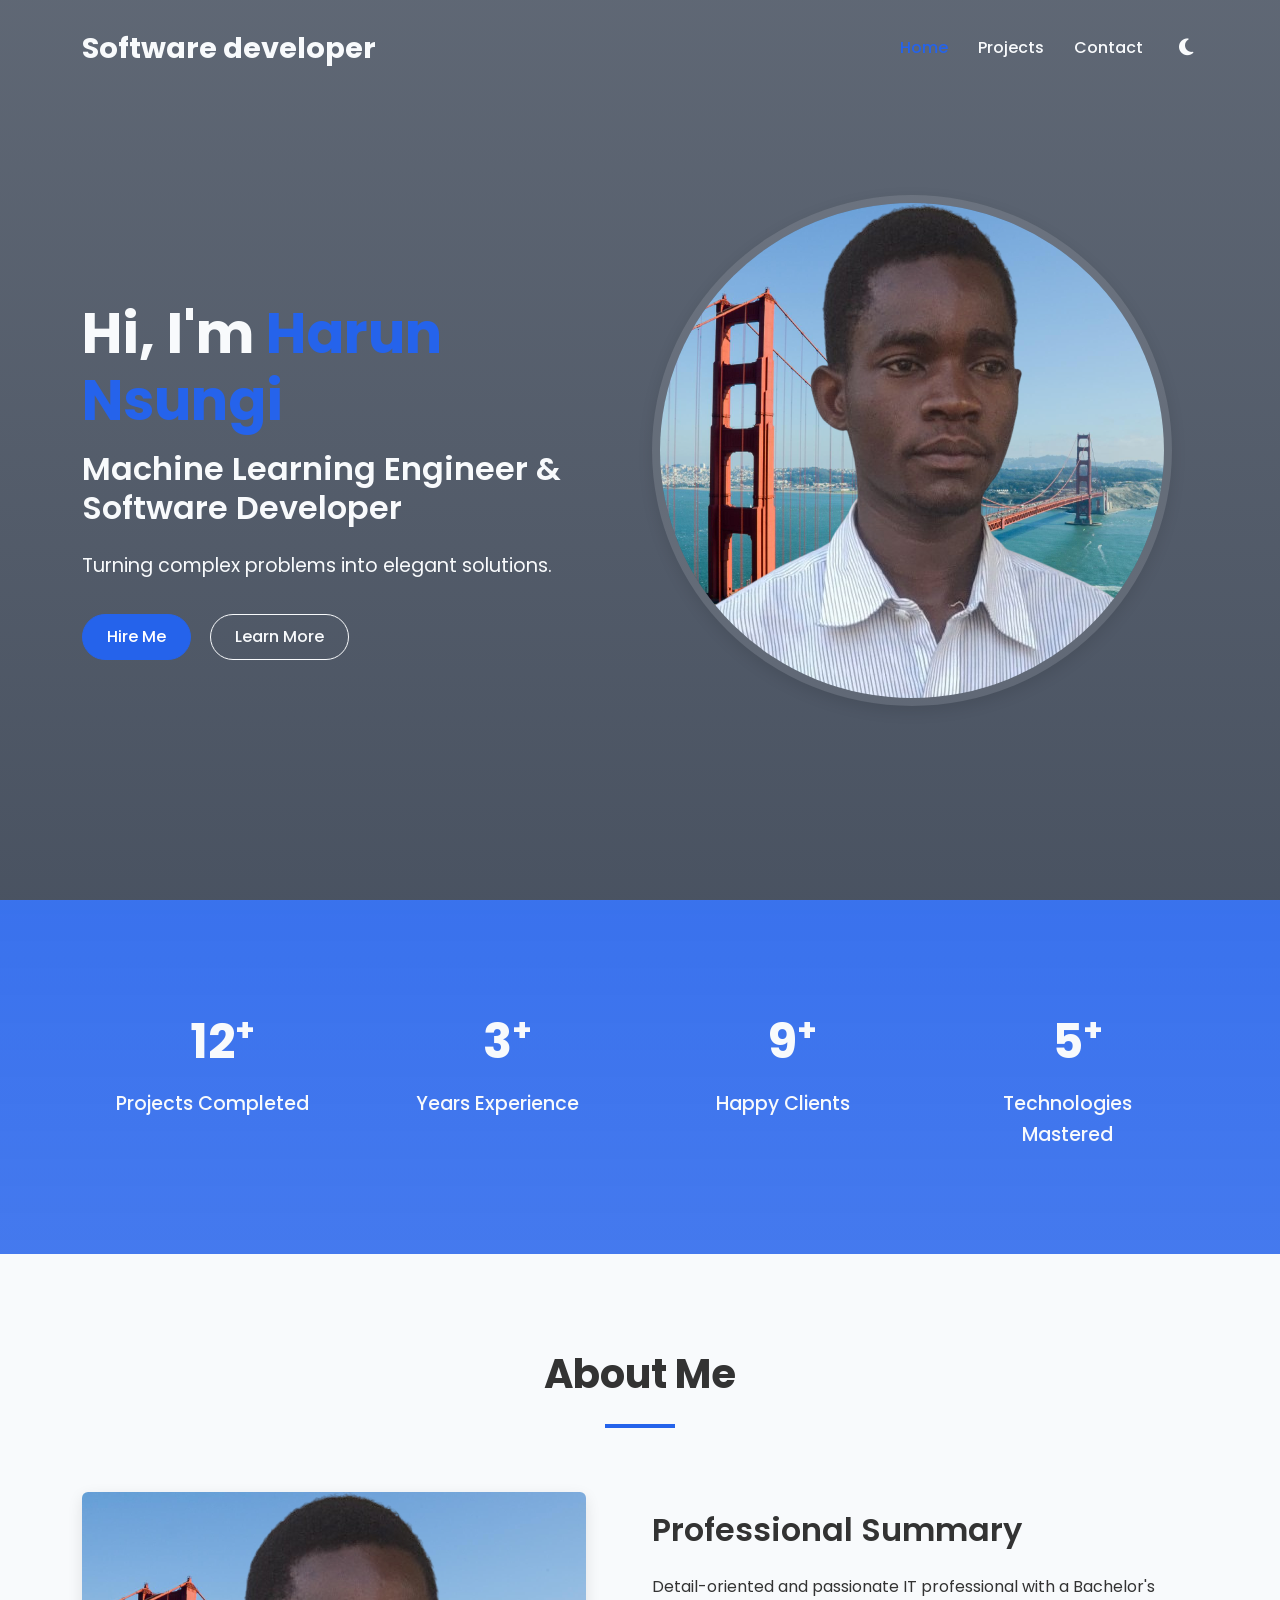
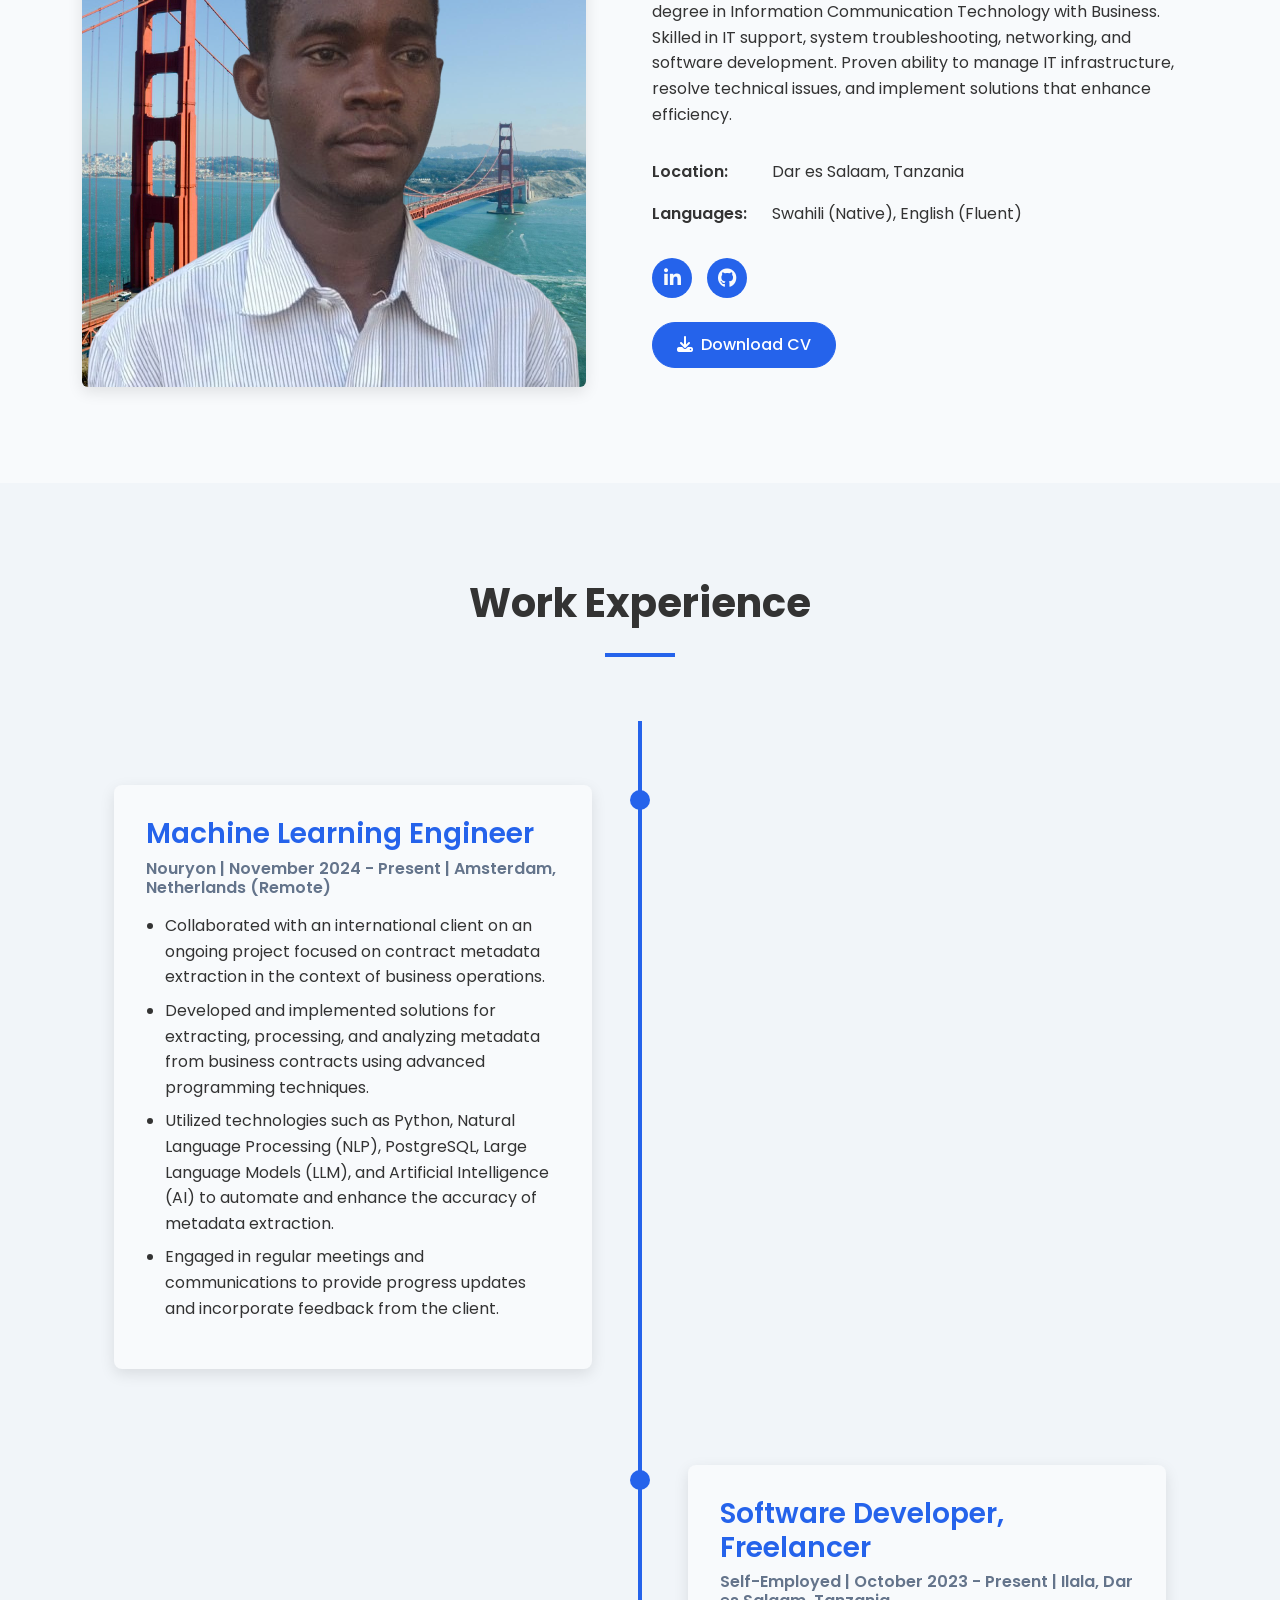
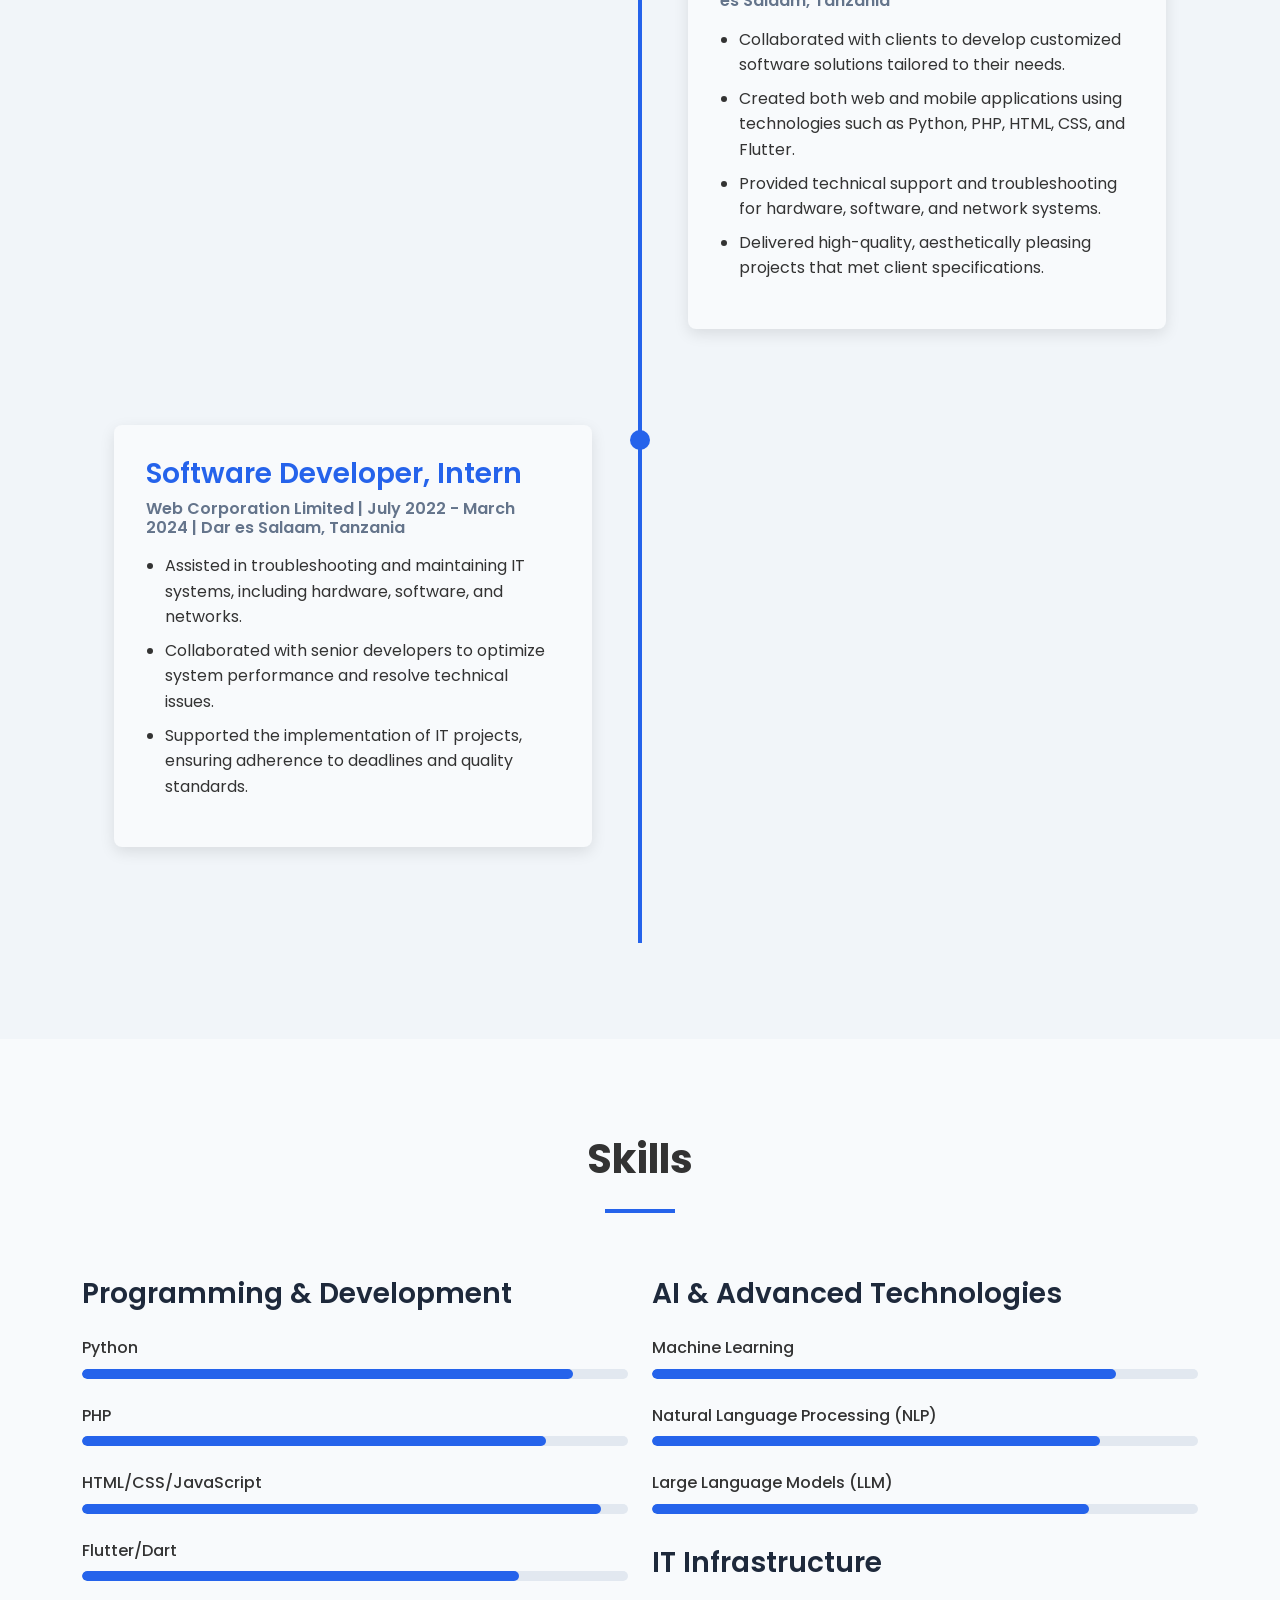
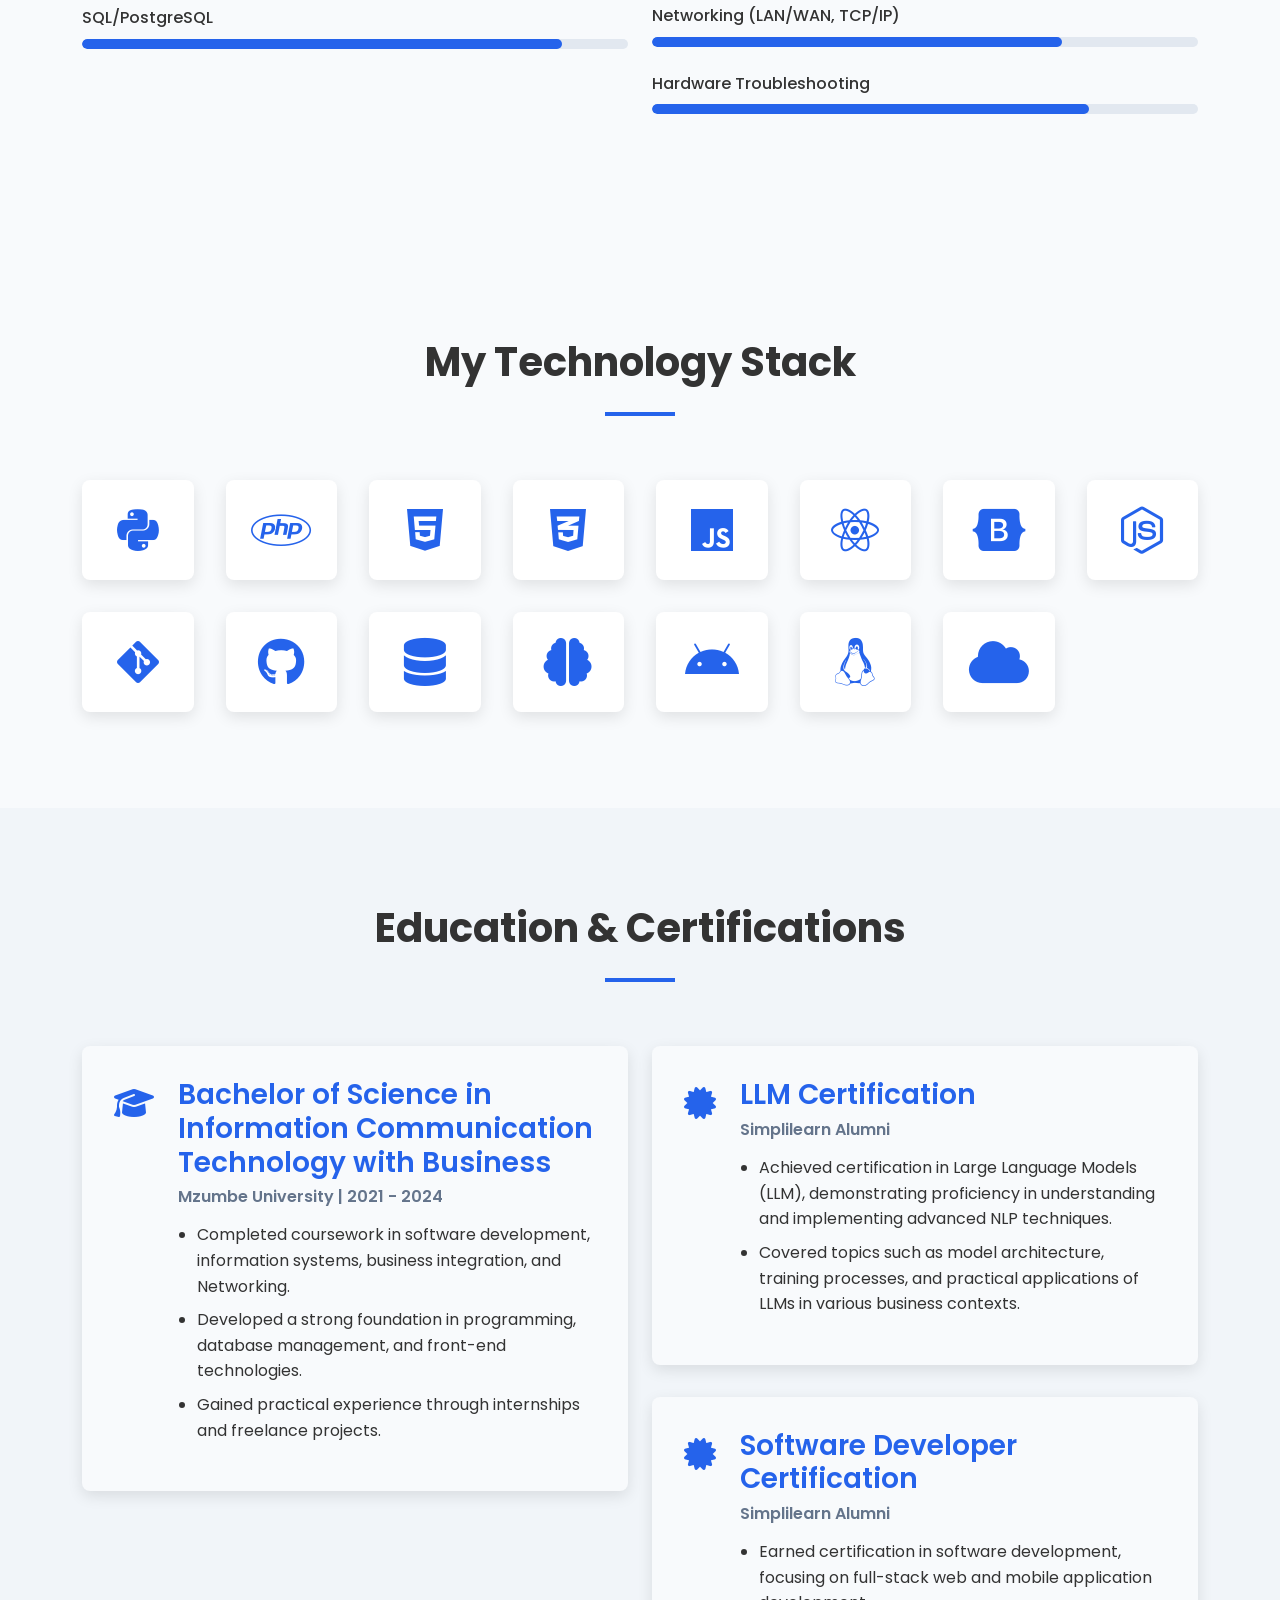
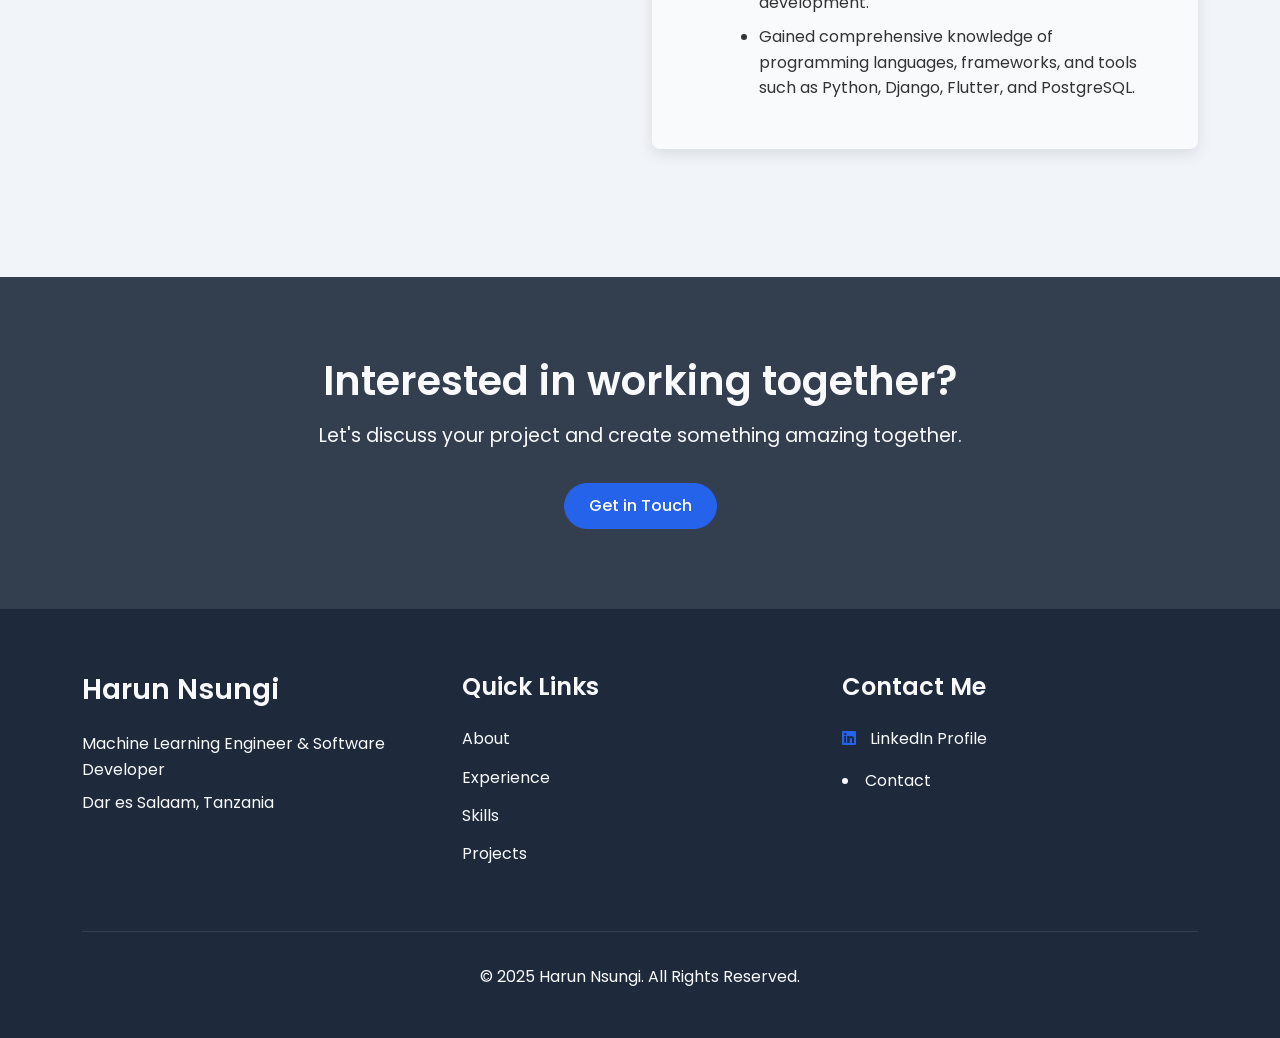
<file: index.html>
<!DOCTYPE html>
<html lang="en">
<head>
    <meta charset="UTF-8">
    <meta name="viewport" content="width=device-width, initial-scale=1.0">
    <title> Software Developer</title>
    <!-- Bootstrap CSS -->
    <link href="https://cdn.jsdelivr.net/npm/bootstrap@5.3.0-alpha1/dist/css/bootstrap.min.css" rel="stylesheet">
    <!-- Font Awesome -->
    <link rel="stylesheet" href="https://cdnjs.cloudflare.com/ajax/libs/font-awesome/6.4.0/css/all.min.css">
    <!-- Google Fonts -->
    <link href="https://fonts.googleapis.com/css2?family=Poppins:wght@300;400;500;600;700&display=swap" rel="stylesheet">
    <!-- Custom CSS -->
    <link rel="stylesheet" href="style.css">
</head>
<body>
    <!-- Navigation Bar -->
    <nav class="navbar navbar-expand-lg navbar-dark fixed-top">
        <div class="container">
            <a class="navbar-brand" href="index.html">Software developer</a>
            <button class="navbar-toggler" type="button" data-bs-toggle="collapse" data-bs-target="#navbarNav" aria-controls="navbarNav" aria-expanded="false" aria-label="Toggle navigation">
                <span class="navbar-toggler-icon"></span>
            </button>
            <div class="collapse navbar-collapse" id="navbarNav">
                <ul class="navbar-nav ms-auto">
                    <li class="nav-item">
                        <a class="nav-link active" href="index.html">Home</a>
                    </li>
                    <li class="nav-item">
                        <a class="nav-link" href="projects.html">Projects</a>
                    </li>
                    <li class="nav-item">
                        <a class="nav-link" href="contact.html">Contact</a>
                    </li>
                </ul>
            </div>
            <div class="theme-toggle ms-3">
                <button id="themeToggle" class="btn btn-sm">
                    <i class="fas fa-moon"></i>
                </button>
            </div>
        </div>
    </nav>

    <!-- Hero Section -->
    <header class="hero-section" id="home">
        <div class="overlay"></div>
        <div class="container">
            <div class="row align-items-center">
                <div class="col-lg-6">
                    <div class="hero-content">
                        <h1>Hi, I'm <span class="highlight">Harun Nsungi</span></h1>
                        <h2>Machine Learning Engineer & Software Developer</h2>
                        <p>Turning complex problems into elegant solutions.</p>
                        <div class="hero-buttons">
                            <a href="contact.html" class="btn btn-primary">Hire Me</a>
                            <a href="#about" class="btn btn-outline-light">Learn More</a>
                        </div>
                    </div>
                </div>
                <div class="col-lg-6">
                    <div class="hero-image">
                        <img src="portifolio.png" alt="Harun Nsungi" class="img-fluid rounded-circle">
                    </div>
                </div>
            </div>
        </div>
    </header>

    <!-- Stats Section -->
<section class="stats-section">
    <div class="container">
        <div class="row">
            <div class="col-md-3 col-6">
                <div class="stat-item">
                    <div class="stat-number" data-count="13">0</div>
                    <div class="stat-text">Projects Completed</div>
                </div>
            </div>
            <div class="col-md-3 col-6">
                <div class="stat-item">
                    <div class="stat-number" data-count="3">0</div>
                    <div class="stat-text">Years Experience</div>
                </div>
            </div>
            <div class="col-md-3 col-6">
                <div class="stat-item">
                    <div class="stat-number" data-count="9">0</div>
                    <div class="stat-text">Happy Clients</div>
                </div>
            </div>
            <div class="col-md-3 col-6">
                <div class="stat-item">
                    <div class="stat-number" data-count="5">0</div>
                    <div class="stat-text">Technologies Mastered</div>
                </div>
            </div>
        </div>
    </div>
</section>

    <!-- About Section -->
    <section class="about-section" id="about">
        <div class="container">
            <div class="section-title">
                <h2>About Me</h2>
                <div class="underline"></div>
            </div>
            <div class="row align-items-center">
                <div class="col-lg-6">
                    <div class="about-image">
                        <img src="portifolio.png" alt="About Harun" class="img-fluid rounded">
                    </div>
                </div>
                <div class="col-lg-6">
                    <div class="about-content">
                        <h3>Professional Summary</h3>
                        <p>Detail-oriented and passionate IT professional with a Bachelor's degree in Information Communication Technology with Business. Skilled in IT support, system troubleshooting, networking, and software development. Proven ability to manage IT infrastructure, resolve technical issues, and implement solutions that enhance efficiency.</p>
                        
                        <div class="personal-info">
                            <div class="info-item">
                                <span class="info-title">Location:</span>
                                <span class="info-detail">Dar es Salaam, Tanzania</span>
                            </div>
                            <div class="info-item">
                                <span class="info-title">Languages:</span>
                                <span class="info-detail">Swahili (Native), English (Fluent)</span>
                            </div>
                        </div>
                        
                        <div class="social-links">
                            <a href="https://www.linkedin.com/in/harun-nsungi-470394287/" target="_blank" class="social-icon">
                                <i class="fab fa-linkedin-in"></i>
                            </a>
                            <a href="https://github.com/" target="_blank" class="social-icon">
                                <i class="fab fa-github"></i>
                            </a>
                        </div>
                        <!-- Add this inside the about-content div -->
                        <div class="about-buttons mt-4">
                            <a href="Harun_Nsungi_CV.pdf" download class="btn btn-primary">
                                <i class="fas fa-download me-2"></i>Download CV
                            </a>
                        </div>
                    </div>
                </div>
            </div>
        </div>
    </section>

    <!-- Experience Section -->
    <section class="experience-section" id="experience">
        <div class="container">
            <div class="section-title">
                <h2>Work Experience</h2>
                <div class="underline"></div>
            </div>
            <div class="timeline">
                <div class="timeline-item">
                    <div class="timeline-dot"></div>
                    <div class="timeline-content">
                        <h3>Machine Learning Engineer</h3>
                        <h4>Nouryon | November 2024 - Present | Amsterdam, Netherlands (Remote)</h4>
                        <ul class="experience-list">
                            <li>Collaborated with an international client on an ongoing project focused on contract metadata extraction in the context of business operations.</li>
                            <li>Developed and implemented solutions for extracting, processing, and analyzing metadata from business contracts using advanced programming techniques.</li>
                            <li>Utilized technologies such as Python, Natural Language Processing (NLP), PostgreSQL, Large Language Models (LLM), and Artificial Intelligence (AI) to automate and enhance the accuracy of metadata extraction.</li>
                            <li>Engaged in regular meetings and communications to provide progress updates and incorporate feedback from the client.</li>
                        </ul>
                    </div>
                </div>
                
                <div class="timeline-item">
                    <div class="timeline-dot"></div>
                    <div class="timeline-content">
                        <h3>Software Developer, Freelancer</h3>
                        <h4>Self-Employed | October 2023 - Present | Ilala, Dar es Salaam, Tanzania</h4>
                        <ul class="experience-list">
                            <li>Collaborated with clients to develop customized software solutions tailored to their needs.</li>
                            <li>Created both web and mobile applications using technologies such as Python, PHP, HTML, CSS, and Flutter.</li>
                            <li>Provided technical support and troubleshooting for hardware, software, and network systems.</li>
                            <li>Delivered high-quality, aesthetically pleasing projects that met client specifications.</li>
                        </ul>
                    </div>
                </div>
                
                <div class="timeline-item">
                    <div class="timeline-dot"></div>
                    <div class="timeline-content">
                        <h3>Software Developer, Intern</h3>
                        <h4>Web Corporation Limited | July 2022 - March 2024 | Dar es Salaam, Tanzania</h4>
                        <ul class="experience-list">
                            <li>Assisted in troubleshooting and maintaining IT systems, including hardware, software, and networks.</li>
                            <li>Collaborated with senior developers to optimize system performance and resolve technical issues.</li>
                            <li>Supported the implementation of IT projects, ensuring adherence to deadlines and quality standards.</li>
                        </ul>
                    </div>
                </div>
            </div>
        </div>
    </section>

    <!-- Skills Section -->
    <section class="skills-section" id="skills">
        <div class="container">
            <div class="section-title">
                <h2>Skills</h2>
                <div class="underline"></div>
            </div>
            <div class="row">
                <div class="col-md-6">
                    <div class="skill-category">
                        <h3>Programming & Development</h3>
                        <div class="skill-item">
                            <div class="skill-name">Python</div>
                            <div class="skill-bar">
                                <div class="skill-progress" style="width: 90%"></div>
                            </div>
                        </div>
                        <div class="skill-item">
                            <div class="skill-name">PHP</div>
                            <div class="skill-bar">
                                <div class="skill-progress" style="width: 85%"></div>
                            </div>
                        </div>
                        <div class="skill-item">
                            <div class="skill-name">HTML/CSS/JavaScript</div>
                            <div class="skill-bar">
                                <div class="skill-progress" style="width: 95%"></div>
                            </div>
                        </div>
                        <div class="skill-item">
                            <div class="skill-name">Flutter/Dart</div>
                            <div class="skill-bar">
                                <div class="skill-progress" style="width: 80%"></div>
                            </div>
                        </div>
                        <div class="skill-item">
                            <div class="skill-name">SQL/PostgreSQL</div>
                            <div class="skill-bar">
                                <div class="skill-progress" style="width: 88%"></div>
                            </div>
                        </div>
                    </div>
                </div>
                <div class="col-md-6">
                    <div class="skill-category">
                        <h3>AI & Advanced Technologies</h3>
                        <div class="skill-item">
                            <div class="skill-name">Machine Learning</div>
                            <div class="skill-bar">
                                <div class="skill-progress" style="width: 85%"></div>
                            </div>
                        </div>
                        <div class="skill-item">
                            <div class="skill-name">Natural Language Processing (NLP)</div>
                            <div class="skill-bar">
                                <div class="skill-progress" style="width: 82%"></div>
                            </div>
                        </div>
                        <div class="skill-item">
                            <div class="skill-name">Large Language Models (LLM)</div>
                            <div class="skill-bar">
                                <div class="skill-progress" style="width: 80%"></div>
                            </div>
                        </div>
                    </div>
                    <div class="skill-category mt-4">
                        <h3>IT Infrastructure</h3>
                        <div class="skill-item">
                            <div class="skill-name">Networking (LAN/WAN, TCP/IP)</div>
                            <div class="skill-bar">
                                <div class="skill-progress" style="width: 75%"></div>
                            </div>
                        </div>
                        <div class="skill-item">
                            <div class="skill-name">Hardware Troubleshooting</div>
                            <div class="skill-bar">
                                <div class="skill-progress" style="width: 80%"></div>
                            </div>
                        </div>
                    </div>
                </div>
            </div>
        </div>
    </section>

    <!-- Technology Stack Section -->
<section class="tech-stack-section">
    <div class="container">
        <div class="section-title">
            <h2>My Technology Stack</h2>
            <div class="underline"></div>
        </div>
        <div class="tech-stack-grid">
            <div class="tech-item" data-tooltip="Python">
                <i class="fab fa-python"></i>
            </div>
            <div class="tech-item" data-tooltip="PHP">
                <i class="fab fa-php"></i>
            </div>
            <div class="tech-item" data-tooltip="HTML5">
                <i class="fab fa-html5"></i>
            </div>
            <div class="tech-item" data-tooltip="CSS3">
                <i class="fab fa-css3-alt"></i>
            </div>
            <div class="tech-item" data-tooltip="JavaScript">
                <i class="fab fa-js"></i>
            </div>
            <div class="tech-item" data-tooltip="React">
                <i class="fab fa-react"></i>
            </div>
            <div class="tech-item" data-tooltip="Bootstrap">
                <i class="fab fa-bootstrap"></i>
            </div>
            <div class="tech-item" data-tooltip="Node.js">
                <i class="fab fa-node-js"></i>
            </div>
            <div class="tech-item" data-tooltip="Git">
                <i class="fab fa-git-alt"></i>
            </div>
            <div class="tech-item" data-tooltip="GitHub">
                <i class="fab fa-github"></i>
            </div>
            <div class="tech-item" data-tooltip="Database">
                <i class="fas fa-database"></i>
            </div>
            <div class="tech-item" data-tooltip="AI/ML">
                <i class="fas fa-brain"></i>
            </div>
            <div class="tech-item" data-tooltip="Flutter">
                <i class="fab fa-android"></i>
            </div>
            <div class="tech-item" data-tooltip="Linux">
                <i class="fab fa-linux"></i>
            </div>
            <div class="tech-item" data-tooltip="Cloud">
                <i class="fas fa-cloud"></i>
            </div>
        </div>
    </div>
</section>

    <!-- Education Section -->
    <section class="education-section" id="education">
        <div class="container">
            <div class="section-title">
                <h2>Education & Certifications</h2>
                <div class="underline"></div>
            </div>
            <div class="row">
                <div class="col-lg-6">
                    <div class="education-item">
                        <div class="education-icon">
                            <i class="fas fa-graduation-cap"></i>
                        </div>
                        <div class="education-content">
                            <h3>Bachelor of Science in Information Communication Technology with Business</h3>
                            <h4>Mzumbe University | 2021 - 2024</h4>
                            <ul>
                                <li>Completed coursework in software development, information systems, business integration, and Networking.</li>
                                <li>Developed a strong foundation in programming, database management, and front-end technologies.</li>
                                <li>Gained practical experience through internships and freelance projects.</li>
                            </ul>
                        </div>
                    </div>
                </div>
                <div class="col-lg-6">
                    <div class="certification-item">
                        <div class="certification-icon">
                            <i class="fas fa-certificate"></i>
                        </div>
                        <div class="certification-content">
                            <h3>LLM Certification</h3>
                            <h4>Simplilearn Alumni</h4>
                            <ul>
                                <li>Achieved certification in Large Language Models (LLM), demonstrating proficiency in understanding and implementing advanced NLP techniques.</li>
                                <li>Covered topics such as model architecture, training processes, and practical applications of LLMs in various business contexts.</li>
                            </ul>
                        </div>
                    </div>
                    
                    <div class="certification-item mt-4">
                        <div class="certification-icon">
                            <i class="fas fa-certificate"></i>
                        </div>
                        <div class="certification-content">
                            <h3>Software Developer Certification</h3>
                            <h4>Simplilearn Alumni</h4>
                            <ul>
                                <li>Earned certification in software development, focusing on full-stack web and mobile application development.</li>
                                <li>Gained comprehensive knowledge of programming languages, frameworks, and tools such as Python, Django, Flutter, and PostgreSQL.</li>
                            </ul>
                        </div>
                    </div>
                </div>
            </div>
        </div>
    </section>

    <!-- Testimonials Section
<section class="testimonials-section">
    <div class="container">
        <div class="section-title">
            <h2>Client Testimonials</h2>
            <div class="underline"></div>
        </div>
        <div class="row">
            <div class="col-lg-12">
                <div class="testimonials-carousel">
                    <div class="testimonial-item">
                        <div class="testimonial-content">
                            <p>"Harun developed an incredible inventory management system for our retail business. His attention to detail and technical expertise transformed our operations."</p>
                            <div class="testimonial-info">
                                <img src="https://via.placeholder.com/100x100.png?text=JD" alt="John Doe" class="testimonial-img">
                                <div class="testimonial-details">
                                    <h5>John Doe</h5>
                                    <span>CEO, Retail Solutions Inc.</span>
                                </div>
                            </div>
                        </div>
                    </div>
                    <div class="testimonial-item">
                        <div class="testimonial-content">
                            <p>"Working with Harun on our school management system was a pleasure. He understood our requirements perfectly and delivered a solution that exceeded our expectations."</p>
                            <div class="testimonial-info">
                                <img src="https://via.placeholder.com/100x100.png?text=AS" alt="Alice Smith" class="testimonial-img">
                                <div class="testimonial-details">
                                    <h5>Alice Smith</h5>
                                    <span>Principal, Bright Future Academy</span>
                                </div>
                            </div>
                        </div>
                    </div>
                    <div class="testimonial-item">
                        <div class="testimonial-content">
                            <p>"Harun's expertise in AI and machine learning helped us automate our contract analysis process, saving us countless hours and improving accuracy by over 90%."</p>
                            <div class="testimonial-info">
                                <img src="https://via.placeholder.com/100x100.png?text=RJ" alt="Robert Johnson" class="testimonial-img">
                                <div class="testimonial-details">
                                    <h5>Robert Johnson</h5>
                                    <span>CTO, LegalTech Solutions</span>
                                </div>
                            </div>
                        </div>
                    </div>
                </div>
            </div>
        </div>
    </div>
</section>

 -->
    <!-- Call to Action -->
    <section class="cta-section">
        <div class="container">
            <div class="cta-content text-center">
                <h2>Interested in working together?</h2>
                <p>Let's discuss your project and create something amazing together.</p>
                <a href="contact.html" class="btn btn-primary">Get in Touch</a>
            </div>
        </div>
    </section>

    <!-- Footer -->
    <footer class="footer">
        <div class="container">
            <div class="row">
                <div class="col-lg-4">
                    <div class="footer-info">
                        <h3>Harun Nsungi</h3>
                        <p>Machine Learning Engineer & Software Developer</p>
                        <p> Dar es Salaam, Tanzania</p>
                    </div>
                </div>
                <div class="col-lg-4">
                    <div class="footer-links">
                        <h4>Quick Links</h4>
                        <ul> 
                            <li><a href="#about">About</a></li>
                            <li><a href="#experience">Experience</a></li>
                            <li><a href="#skills">Skills</a></li>
                            <li><a href="projects.html">Projects</a></li>
                            
                        </ul>
                    </div>
                </div>
                <div class="col-lg-4">
                    <div class="footer-contact">
                        <h4>Contact Me</h4>
                        <p>
                            
                            <i class="fab fa-linkedin"></i> <a href="https://www.linkedin.com/in/harun-nsungi-470394287/" target="_blank">LinkedIn Profile</a>
                            <li><a href="contact.html">Contact</a></li>
                        </p>
                    </div>
                </div>
            </div>
            <div class="copyright text-center">
                <p>&copy; 2025 Harun Nsungi. All Rights Reserved.</p>
            </div>
        </div>
    </footer>

    <!-- Back to Top Button -->
    <a href="#" class="back-to-top" id="backToTop">
        <i class="fas fa-arrow-up"></i>
    </a>

    <!-- Bootstrap JS Bundle with Popper -->
    <script src="https://cdn.jsdelivr.net/npm/bootstrap@5.3.0-alpha1/dist/js/bootstrap.bundle.min.js"></script>
    <!-- Custom JS -->
    <script src="script.js"></script>
</body>
</html>
</file>
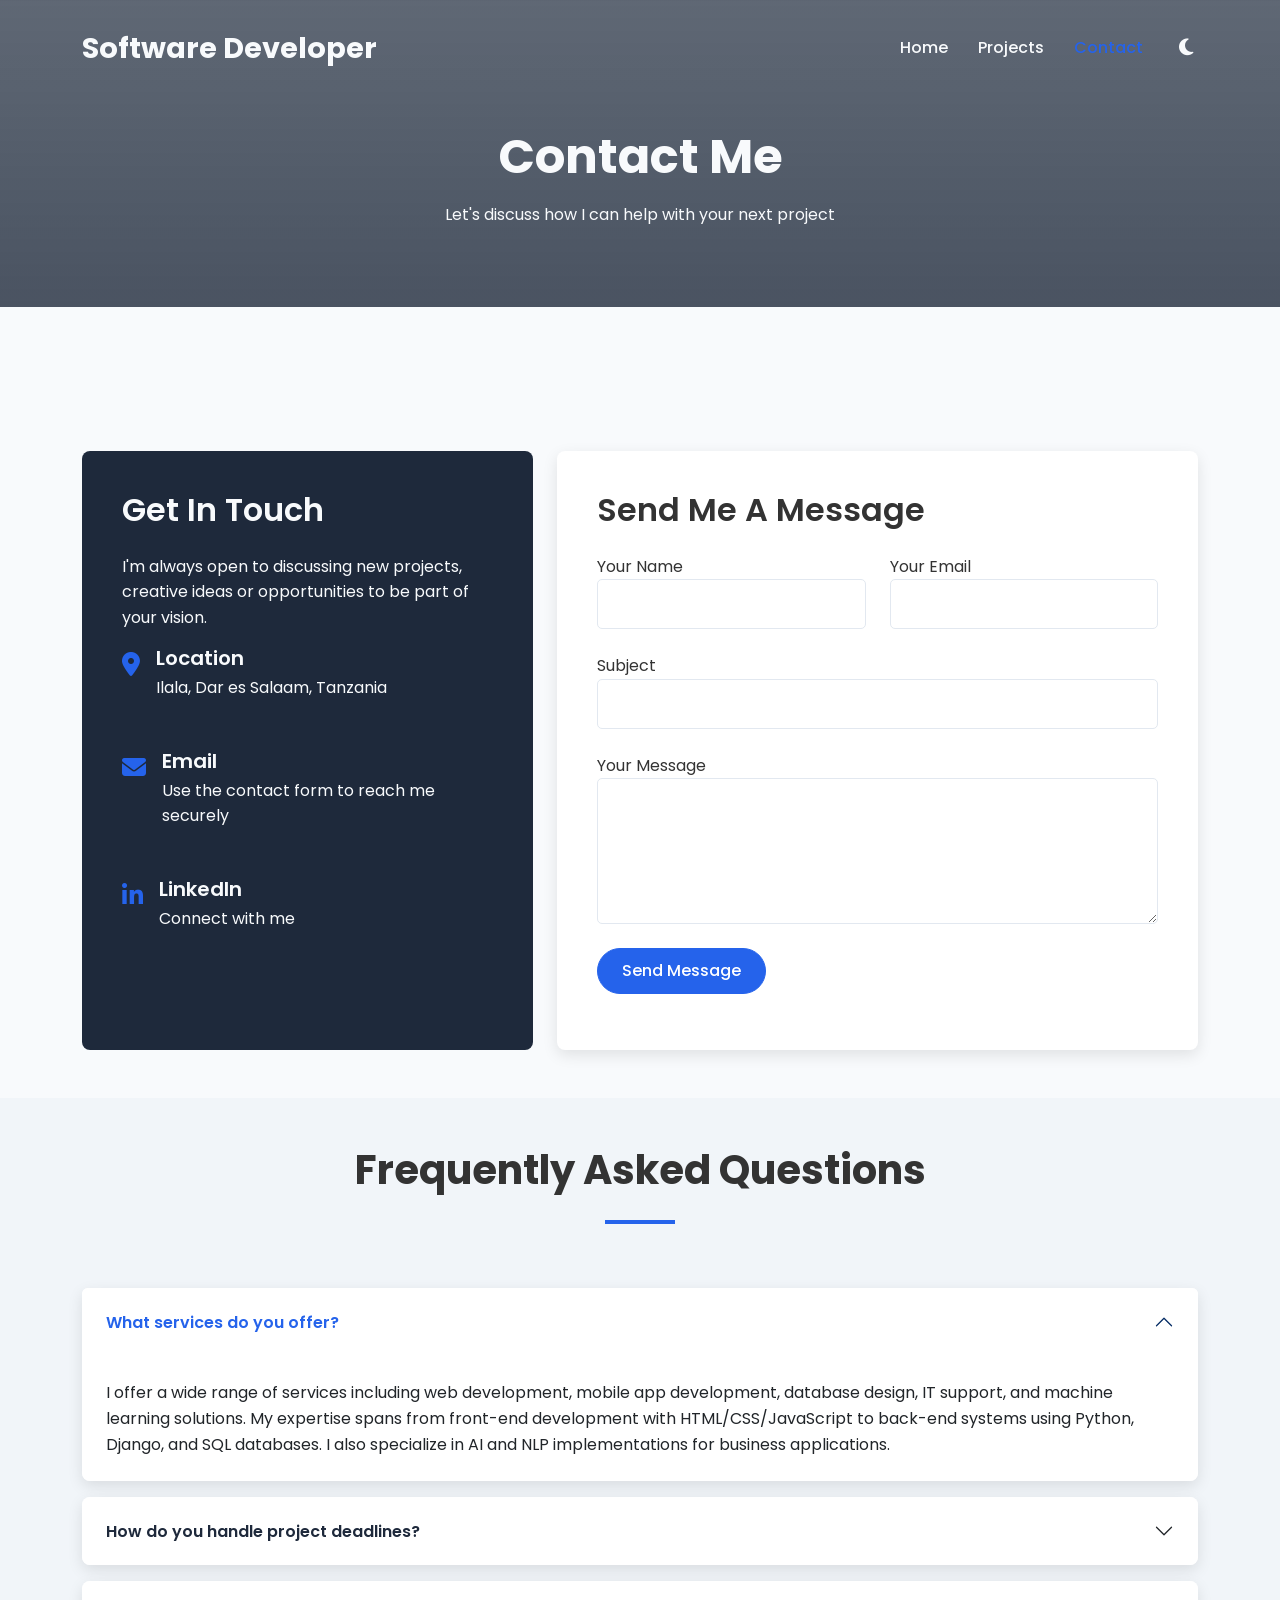
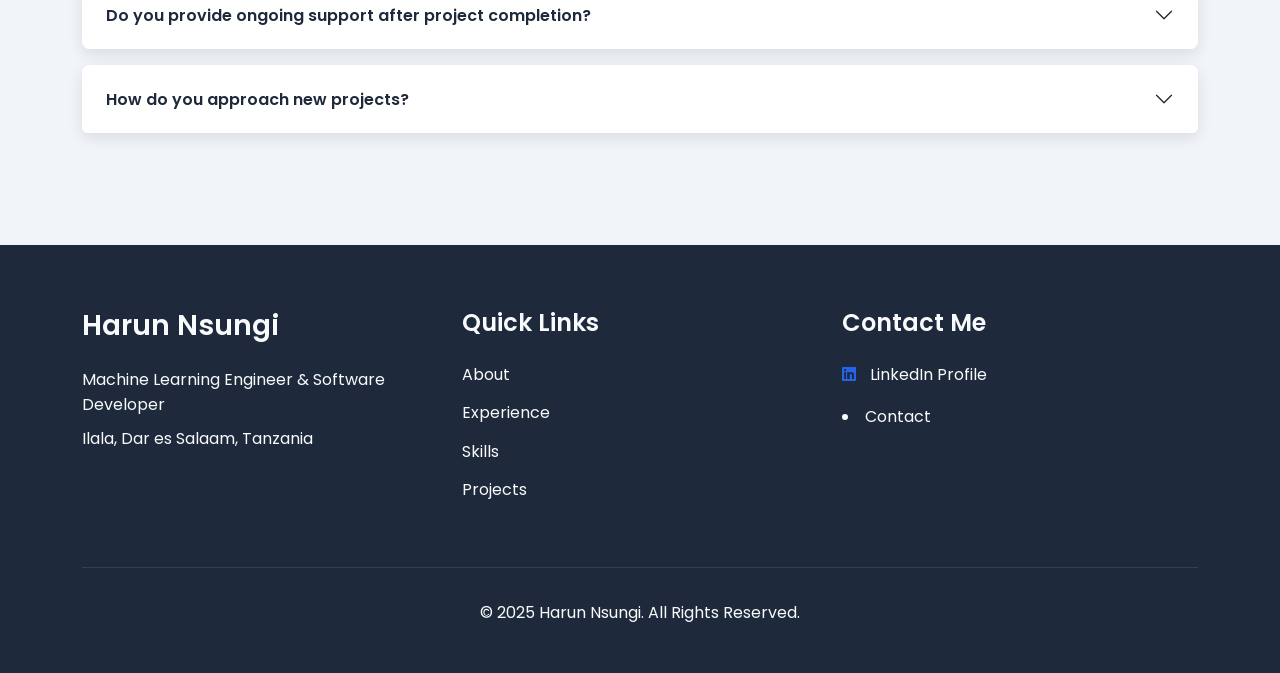
<file: contact.html>
<!DOCTYPE html>
<html lang="en">
<head>
    <meta charset="UTF-8">
    <meta name="viewport" content="width=device-width, initial-scale=1.0">
    <title>Contact</title>
    <!-- Bootstrap CSS -->
    <link href="https://cdn.jsdelivr.net/npm/bootstrap@5.3.0-alpha1/dist/css/bootstrap.min.css" rel="stylesheet">
    <!-- Font Awesome -->
    <link rel="stylesheet" href="https://cdnjs.cloudflare.com/ajax/libs/font-awesome/6.4.0/css/all.min.css">
    <!-- Google Fonts -->
    <link href="https://fonts.googleapis.com/css2?family=Poppins:wght@300;400;500;600;700&display=swap" rel="stylesheet">
    <!-- Custom CSS -->
    <link rel="stylesheet" href="style.css">
</head>
<body>
    <!-- Navigation Bar -->
    <nav class="navbar navbar-expand-lg navbar-dark fixed-top">
        <div class="container">
            <a class="navbar-brand" href="index.html">Software Developer</a>
            <button class="navbar-toggler" type="button" data-bs-toggle="collapse" data-bs-target="#navbarNav" aria-controls="navbarNav" aria-expanded="false" aria-label="Toggle navigation">
                <span class="navbar-toggler-icon"></span>
            </button>
            <div class="collapse navbar-collapse" id="navbarNav">
                <ul class="navbar-nav ms-auto">
                    <li class="nav-item">
                        <a class="nav-link" href="index.html">Home</a>
                    </li>
                    <li class="nav-item">
                        <a class="nav-link" href="projects.html">Projects</a>
                    </li>
                    <li class="nav-item">
                        <a class="nav-link active" href="contact.html">Contact</a>
                    </li>
                </ul>
            </div>
            <div class="theme-toggle ms-3">
                <button id="themeToggle" class="btn btn-sm">
                    <i class="fas fa-moon"></i>
                </button>
            </div>
        </div>
    </nav>

    <!-- Page Header -->
    <header class="page-header">
        <div class="container">
            <div class="page-header-content text-center">
                <h1>Contact Me</h1>
                <p>Let's discuss how I can help with your next project</p>
            </div>
        </div>
    </header>

    <!-- Contact Section -->
    <section class="contact-section">
        <div class="container">
            <div class="row">
                <div class="col-lg-5">
                    <div class="contact-info">
                        <h2>Get In Touch</h2>
                        <p>I'm always open to discussing new projects, creative ideas or opportunities to be part of your vision.</p>
                        
                        <div class="contact-item">
                            <div class="icon">
                                <i class="fas fa-map-marker-alt"></i>
                            </div>
                            <div class="text">
                                <h5>Location</h5>
                                <p>Ilala, Dar es Salaam, Tanzania</p>
                            </div>
                        </div>
                        
                        <div class="contact-item">
                            <div class="icon">
                                <i class="fas fa-envelope"></i>
                            </div>
                            <div class="text">
                                <h5>Email</h5>
                                <p>Use the contact form to reach me securely</p>
                            </div>
                        </div>
                        
                        <div class="contact-item">
                            <div class="icon">
                                <i class="fab fa-linkedin-in"></i>
                            </div>
                            <div class="text">
                                <h5>LinkedIn</h5>
                                <p><a href="https://www.linkedin.com/in/harun-nsungi-470394287/" target="_blank">Connect with me</a></p>
                            </div>
                        </div>
                    
                        <!-- Added a hidden honeypot field for spam protection -->
                        <input type="text" name="_honey" style="display:none">
                    </div>
                </div>
                
                <div class="col-lg-7">
                    <div class="contact-form-wrapper">
                        <h2>Send Me A Message</h2>
                        <form id="contactForm" class="contact-form" action="https://formsubmit.co/nsungi180@gmail.com" method="POST">
                            <!-- FormSubmit configuration fields -->
                            <input type="hidden" name="_subject" value="New message from portfolio website">
                            <input type="hidden" name="_captcha" value="true">
                            <input type="hidden" name="_template" value="table">
                            <input type="hidden" name="_honey" value="">
                            <!-- Use this if you want visitors to return to your site after submission -->
                            <input type="hidden" name="_next" value="https://yoursite.com/thanks.html">
                            
                            <!-- Add this line right here -->
                            <input type="hidden" name="_next" value="thanks.html">

                            <div class="row">
                                <div class="col-md-6 form-group">
                                    <label for="name">Your Name</label>
                                    <input type="text" id="name" name="name" class="form-control" required>
                                </div>
                                
                                <div class="col-md-6 form-group">
                                    <label for="email">Your Email</label>
                                    <input type="email" id="email" name="email" class="form-control" required>
                                </div>
                            </div>
                            
                            <div class="form-group">
                                <label for="subject">Subject</label>
                                <input type="text" id="subject" name="subject" class="form-control" required>
                            </div>
                            
                            <div class="form-group">
                                <label for="message">Your Message</label>
                                <textarea id="message" name="message" rows="5" class="form-control" required></textarea>
                            </div>
                            
                            <div class="form-submit">
                                <button type="submit" class="btn btn-primary">Send Message</button>
                                <div id="form-status" class="mt-3"></div>
                            </div>
                        </form>
                    </div>
                </div>
            </div>
        </div>
    </section>

    <!-- FAQ Section -->
    <section class="faq-section">
        <div class="container">
            <div class="section-title text-center">
                <h2>Frequently Asked Questions</h2>
                <div class="underline mx-auto"></div>
            </div>
            
            <div class="accordion" id="faqAccordion">
                <div class="accordion-item">
                    <h2 class="accordion-header" id="headingOne">
                        <button class="accordion-button" type="button" data-bs-toggle="collapse" data-bs-target="#collapseOne" aria-expanded="true" aria-controls="collapseOne">
                            What services do you offer?
                        </button>
                    </h2>
                    <div id="collapseOne" class="accordion-collapse collapse show" aria-labelledby="headingOne" data-bs-parent="#faqAccordion">
                        <div class="accordion-body">
                            I offer a wide range of services including web development, mobile app development, database design, IT support, and machine learning solutions. My expertise spans from front-end development with HTML/CSS/JavaScript to back-end systems using Python, Django, and SQL databases. I also specialize in AI and NLP implementations for business applications.
                        </div>
                    </div>
                </div>
                
                <div class="accordion-item">
                    <h2 class="accordion-header" id="headingTwo">
                        <button class="accordion-button collapsed" type="button" data-bs-toggle="collapse" data-bs-target="#collapseTwo" aria-expanded="false" aria-controls="collapseTwo">
                            How do you handle project deadlines?
                        </button>
                    </h2>
                    <div id="collapseTwo" class="accordion-collapse collapse" aria-labelledby="headingTwo" data-bs-parent="#faqAccordion">
                        <div class="accordion-body">
                            I believe in clear communication and realistic timelines. At the beginning of each project, I establish a detailed timeline with specific milestones. I use project management tools to track progress and provide regular updates. If any challenges arise that might affect the deadline, I communicate them proactively and work collaboratively to find solutions.
                        </div>
                    </div>
                </div>
                
                <div class="accordion-item">
                    <h2 class="accordion-header" id="headingThree">
                        <button class="accordion-button collapsed" type="button" data-bs-toggle="collapse" data-bs-target="#collapseThree" aria-expanded="false" aria-controls="collapseThree">
                            Do you provide ongoing support after project completion?
                        </button>
                    </h2>
                    <div id="collapseThree" class="accordion-collapse collapse" aria-labelledby="headingThree" data-bs-parent="#faqAccordion">
                        <div class="accordion-body">
                            Yes, I provide ongoing support and maintenance for all completed projects. I offer different support packages depending on your needs, ranging from basic troubleshooting to comprehensive maintenance plans. I'm committed to ensuring that your software continues to function optimally and can be updated as your business needs evolve.
                        </div>
                    </div>
                </div>
                
                <div class="accordion-item">
                    <h2 class="accordion-header" id="headingFour">
                        <button class="accordion-button collapsed" type="button" data-bs-toggle="collapse" data-bs-target="#collapseFour" aria-expanded="false" aria-controls="collapseFour">
                            How do you approach new projects?
                        </button>
                    </h2>
                    <div id="collapseFour" class="accordion-collapse collapse" aria-labelledby="headingFour" data-bs-parent="#faqAccordion">
                        <div class="accordion-body">
                            My approach begins with understanding your business needs and objectives. I start with a detailed consultation to gather requirements, followed by planning and designing a solution that meets your specific needs. Throughout the development process, I maintain open communication, provide regular updates, and incorporate feedback. After deployment, I offer training and support to ensure a smooth transition.
                        </div>
                    </div>
                </div>
            </div>
        </div>
    </section>

    <!-- Footer -->
    <footer class="footer">
        <div class="container">
            <div class="row">
                <div class="col-lg-4">
                    <div class="footer-info">
                        <h3>Harun Nsungi</h3>
                        <p>Machine Learning Engineer & Software Developer</p>
                        <p>Ilala, Dar es Salaam, Tanzania</p>
                    </div>
                </div>
                <div class="col-lg-4">
                    <div class="footer-links">
                        <h4>Quick Links</h4>
                        <ul>
                            <li><a href="index.html#about">About</a></li>
                            <li><a href="index.html#experience">Experience</a></li>
                            <li><a href="index.html#skills">Skills</a></li>
                            <li><a href="projects.html">Projects</a></li>
                            
                        </ul>
                    </div>
                </div>
                <div class="col-lg-4">
                    <div class="footer-contact">
                        <h4>Contact Me</h4>
                        <p>
                            <i class="fab fa-linkedin"></i> <a href="https://www.linkedin.com/in/harun-nsungi-470394287/" target="_blank">LinkedIn Profile</a>
                            <li><a href="contact.html">Contact</a></li>
                        </p>
                    </div>
                </div>
            </div>
            <div class="copyright text-center">
                <p>&copy; 2025 Harun Nsungi. All Rights Reserved.</p>
            </div>
        </div>
    </footer>

    <!-- Back to Top Button -->
    <a href="#" class="back-to-top" id="backToTop">
        <i class="fas fa-arrow-up"></i>
    </a>

    <!-- Bootstrap JS Bundle with Popper -->
    <script src="https://cdn.jsdelivr.net/npm/bootstrap@5.3.0-alpha1/dist/js/bootstrap.bundle.min.js"></script>
    <!-- Custom JS -->
    <script src="script.js"></script>
</body>
</html>
</file>
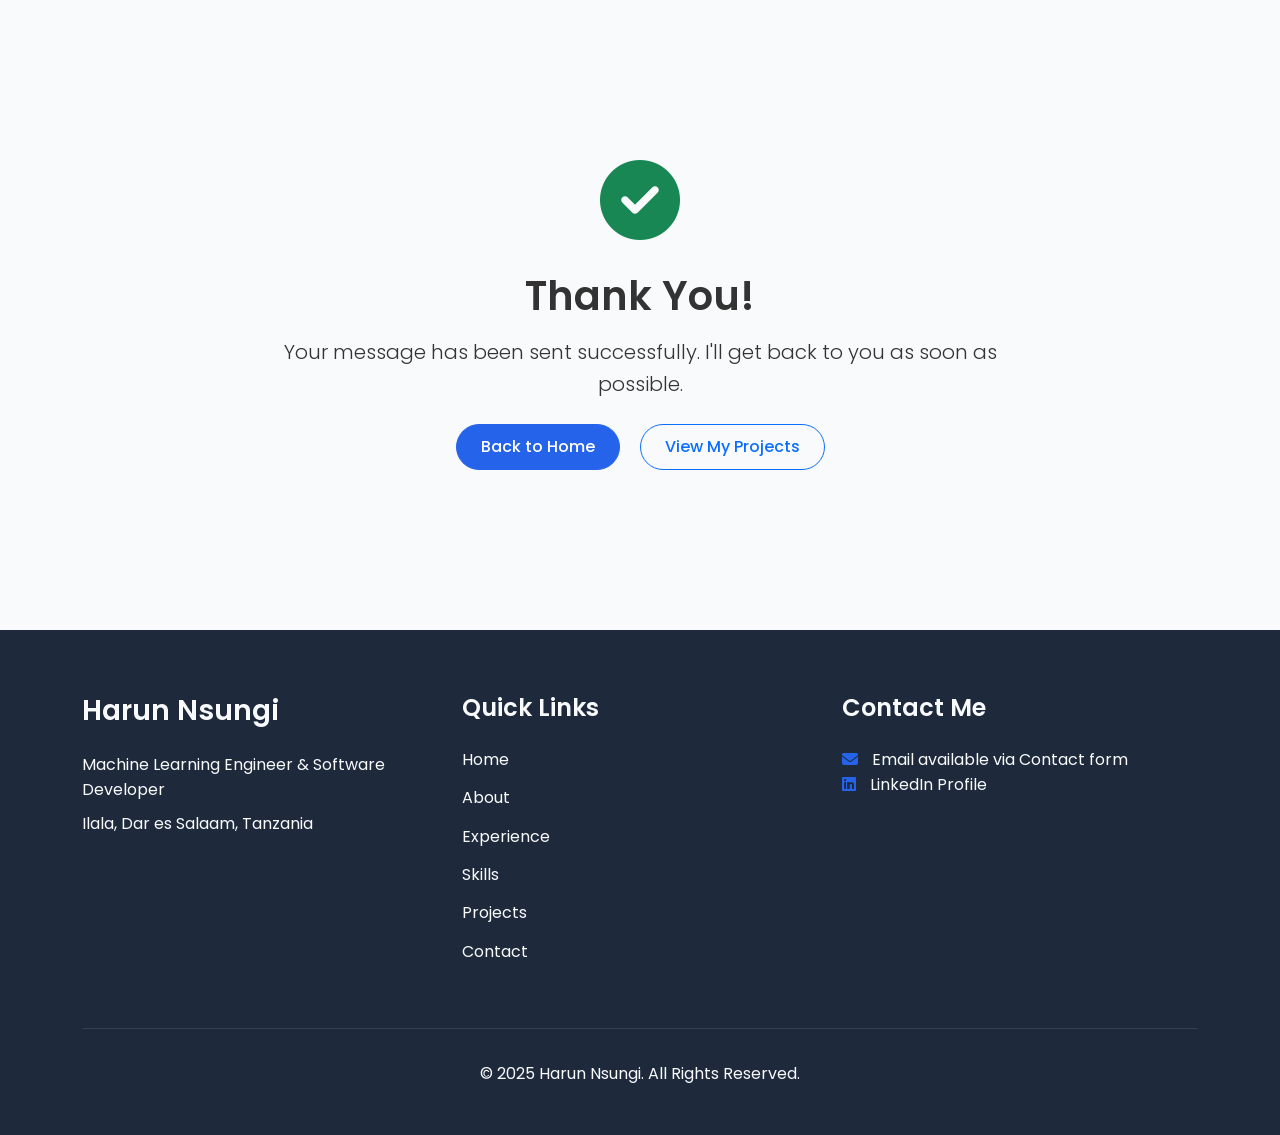
<file: thanks.html>
<!DOCTYPE html>
<html lang="en">
<head>
    <meta charset="UTF-8">
    <meta name="viewport" content="width=device-width, initial-scale=1.0">
    <title>Thank You - Harun Nsungi</title>
    <!-- Bootstrap CSS -->
    <link href="https://cdn.jsdelivr.net/npm/bootstrap@5.3.0-alpha1/dist/css/bootstrap.min.css" rel="stylesheet">
    <!-- Font Awesome -->
    <link rel="stylesheet" href="https://cdnjs.cloudflare.com/ajax/libs/font-awesome/6.4.0/css/all.min.css">
    <!-- Google Fonts -->
    <link href="https://fonts.googleapis.com/css2?family=Poppins:wght@300;400;500;600;700&display=swap" rel="stylesheet">
    <!-- Custom CSS -->
    <link rel="stylesheet" href="style.css">
</head>
<body>
    <!-- Navigation Bar -->
    <nav class="navbar navbar-expand-lg navbar-dark fixed-top">
        <div class="container">
            <a class="navbar-brand" href="index.html">HARUN NSUNGI</a>
            <button class="navbar-toggler" type="button" data-bs-toggle="collapse" data-bs-target="#navbarNav" aria-controls="navbarNav" aria-expanded="false" aria-label="Toggle navigation">
                <span class="navbar-toggler-icon"></span>
            </button>
            <div class="collapse navbar-collapse" id="navbarNav">
                <ul class="navbar-nav ms-auto">
                    <li class="nav-item">
                        <a class="nav-link" href="index.html">Home</a>
                    </li>
                    <li class="nav-item">
                        <a class="nav-link" href="projects.html">Projects</a>
                    </li>
                    <li class="nav-item">
                        <a class="nav-link" href="contact.html">Contact</a>
                    </li>
                </ul>
            </div>
            <div class="theme-toggle ms-3">
                <button id="themeToggle" class="btn btn-sm">
                    <i class="fas fa-moon"></i>
                </button>
            </div>
        </div>
    </nav>

    <!-- Thank You Section -->
    <section class="thank-you-section" style="padding-top: 10rem; padding-bottom: 10rem;">
        <div class="container">
            <div class="row justify-content-center">
                <div class="col-md-8 text-center">
                    <div class="thank-you-content">
                        <i class="fas fa-check-circle text-success" style="font-size: 5rem; margin-bottom: 2rem;"></i>
                        <h1>Thank You!</h1>
                        <p class="lead">Your message has been sent successfully. I'll get back to you as soon as possible.</p>
                        <div class="mt-4">
                            <a href="index.html" class="btn btn-primary me-3">Back to Home</a>
                            <a href="projects.html" class="btn btn-outline-primary">View My Projects</a>
                        </div>
                    </div>
                </div>
            </div>
        </div>
    </section>

    <!-- Footer -->
    <footer class="footer">
        <div class="container">
            <div class="row">
                <div class="col-lg-4">
                    <div class="footer-info">
                        <h3>Harun Nsungi</h3>
                        <p>Machine Learning Engineer & Software Developer</p>
                        <p>Ilala, Dar es Salaam, Tanzania</p>
                    </div>
                </div>
                <div class="col-lg-4">
                    <div class="footer-links">
                        <h4>Quick Links</h4>
                        <ul>
                            <li><a href="index.html">Home</a></li>
                            <li><a href="index.html#about">About</a></li>
                            <li><a href="index.html#experience">Experience</a></li>
                            <li><a href="index.html#skills">Skills</a></li>
                            <li><a href="projects.html">Projects</a></li>
                            <li><a href="contact.html">Contact</a></li>
                        </ul>
                    </div>
                </div>
                <div class="col-lg-4">
                    <div class="footer-contact">
                        <h4>Contact Me</h4>
                        <p>
                            <i class="fas fa-envelope"></i> Email available via Contact form<br>
                            <i class="fab fa-linkedin"></i> <a href="https://www.linkedin.com/in/harun-nsungi-470394287/" target="_blank">LinkedIn Profile</a>
                        </p>
                    </div>
                </div>
            </div>
            <div class="copyright text-center">
                <p>&copy; 2025 Harun Nsungi. All Rights Reserved.</p>
            </div>
        </div>
    </footer>

    <!-- Back to Top Button -->
    <a href="#" class="back-to-top" id="backToTop">
        <i class="fas fa-arrow-up"></i>
    </a>

    <!-- Bootstrap JS Bundle with Popper -->
    <script src="https://cdn.jsdelivr.net/npm/bootstrap@5.3.0-alpha1/dist/js/bootstrap.bundle.min.js"></script>
    <!-- Custom JS -->
    <script src="script.js"></script>
</body>
</html>
</file>
<file: style.css>
/* ===== GENERAL STYLES ===== */
:root {
    /* Light theme variables (default) */
    --primary-color: #2563eb;
    --secondary-color: #3b82f6;
    --dark-color: #1e293b;
    --light-color: #f8fafc;
    --gray-color: #64748b;
    --success-color: #10b981;
    --warning-color: #f59e0b;
    --danger-color: #ef4444;
    --bg-color: #f8fafc;
    --text-color: #333;
    --card-bg: #ffffff;
    --border-color: #e2e8f0;
    --box-shadow: 0 5px 15px rgba(0, 0, 0, 0.1);
    --transition: all 0.3s ease-in-out;
}


body {
    font-family: 'Poppins', sans-serif;
    line-height: 1.6;
    color: #333;
    background-color: #f8fafc;
    overflow-x: hidden;
    scroll-behavior: smooth;
}
/* ===== DARK MODE STYLES ===== */

body.dark-theme {
    /* Dark theme variables */
    --primary-color: #3b82f6;
    --secondary-color: #60a5fa;
    --dark-color: #0f172a;
    --light-color: #e2e8f0;
    --gray-color: #94a3b8;
    --bg-color: #0f172a;
    --text-color: #e2e8f0;
    --card-bg: #1e293b;
    --border-color: #334155;
}

body.dark-theme {
    background-color: var(--bg-color);
    color: var(--text-color);
}

body.dark-theme .about-section,
body.dark-theme .skills-section,
body.dark-theme .contact-section,
body.dark-theme .tech-stack-section {
    background-color: var(--bg-color);
}

body.dark-theme .experience-section,
body.dark-theme .education-section,
body.dark-theme .faq-section {
    background-color: #1a2234;
}

body.dark-theme .project-card,
body.dark-theme .timeline-content,
body.dark-theme .education-item,
body.dark-theme .certification-item,
body.dark-theme .testimonial-item,
body.dark-theme .tech-item,
body.dark-theme .accordion-item,
body.dark-theme .contact-form-wrapper {
    background-color: var(--card-bg);
    color: var(--text-color);
}

body.dark-theme .form-control {
    background-color: #334155;
    border-color: #475569;
    color: var(--light-color);
}

.theme-toggle {
    position: relative;
}

#themeToggle {
    background-color: transparent;
    color: var(--light-color);
    border: none;
    font-size: 1.2rem;
    cursor: pointer;
    padding: 5px;
    border-radius: 50%;
    display: flex;
    align-items: center;
    justify-content: center;
    transition: var(--transition);
}

#themeToggle:hover {
    transform: rotate(30deg);
}

body.dark-theme #themeToggle i.fa-moon {
    display: none;
}

body.dark-theme #themeToggle i.fa-sun {
    display: inline-block;
}

#themeToggle i.fa-sun {
    display: none;
}

h1, h2, h3, h4, h5, h6 {
    font-weight: 600;
    margin-bottom: 1rem;
}

a {
    text-decoration: none;
    color: var(--primary-color);
    transition: var(--transition);
}

a:hover {
    color: var(--secondary-color);
}

img {
    max-width: 100%;
}

section {
    padding: 6rem 0;
}

.section-title {
    text-align: center;
    margin-bottom: 4rem;
}

.section-title h2 {
    font-size: 2.5rem;
    font-weight: 700;
    position: relative;
    display: inline-block;
}

.underline {
    height: 4px;
    width: 70px;
    background: var(--primary-color);
    margin: 0 auto;
    margin-top: 10px;
}

.btn {
    padding: 10px 24px;
    border-radius: 50px;
    font-weight: 500;
    transition: var(--transition);
}

.btn-primary {
    background-color: var(--primary-color);
    border-color: var(--primary-color);
}

.btn-primary:hover {
    background-color: var(--secondary-color);
    border-color: var(--secondary-color);
    transform: translateY(-3px);
    box-shadow: var(--box-shadow);
}

.btn-outline-light {
    color: var(--light-color);
    border-color: var(--light-color);
}

.btn-outline-light:hover {
    background-color: var(--light-color);
    color: var(--dark-color);
    transform: translateY(-3px);
    box-shadow: var(--box-shadow);
}

/* ===== NAVBAR ===== */
.navbar {
    background-color: transparent;
    padding: 20px 0;
    transition: var(--transition);
}

.navbar.scrolled {
    background-color: var(--dark-color);
    box-shadow: var(--box-shadow);
    padding: 15px 0;
}

.navbar-brand {
    font-weight: 700;
    font-size: 1.8rem;
    color: var(--light-color);
}

.navbar-dark .navbar-nav .nav-link {
    color: var(--light-color);
    font-weight: 500;
    padding: 8px 15px;
    transition: var(--transition);
}

.navbar-dark .navbar-nav .nav-link:hover,
.navbar-dark .navbar-nav .nav-link.active {
    color: var(--primary-color);
}

/* ===== HERO SECTION ===== */
.hero-section {
    background: linear-gradient(rgba(30, 41, 59, 0.7), rgba(30, 41, 59, 0.8)), url('https://via.placeholder.com/1920x1080.png?text=Hero+Background') no-repeat center center/cover;
    color: var(--light-color);
    height: 100vh;
    display: flex;
    align-items: center;
    position: relative;
}

.hero-content {
    padding-top: 70px;
}

.hero-content h1 {
    font-size: 3.5rem;
    font-weight: 700;
    margin-bottom: 1rem;
}

.hero-content h2 {
    font-size: 2rem;
    font-weight: 600;
    margin-bottom: 1.5rem;
}

.hero-content p {
    font-size: 1.2rem;
    margin-bottom: 2rem;
}

.hero-buttons .btn {
    margin-right: 15px;
    margin-bottom: 10px;
}

.highlight {
    color: var(--primary-color);
}

.hero-image img {
    border: 8px solid rgba(255, 255, 255, 0.1);
    box-shadow: var(--box-shadow);
}


/* ===== STATS SECTION ===== */
.stats-section {
    background: linear-gradient(rgba(37, 99, 235, 0.9), rgba(37, 99, 235, 0.85)), url('https://via.placeholder.com/1920x500.png?text=Stats+Background');
    background-position: center;
    background-size: cover;
    padding: 5rem 0;
    color: var(--light-color);
}

.stat-item {
    text-align: center;
    padding: 1.5rem;
}

.stat-number {
    font-size: 3rem;
    font-weight: 700;
    margin-bottom: 0.5rem;
    position: relative;
}

.stat-number::after {
    content: '+';
    font-size: 2rem;
    position: absolute;
    top: 0;
}

.stat-text {
    font-size: 1.2rem;
    font-weight: 500;
}

@media (max-width: 767px) {
    .stat-number {
        font-size: 2.5rem;
    }
    
    .stat-text {
        font-size: 1rem;
    }
}

/* ===== ABOUT SECTION ===== */
.about-section {
    background-color: var(--light-color);
}

.about-image img {
    box-shadow: var(--box-shadow);
}

.about-content h3 {
    font-size: 2rem;
    margin-bottom: 1.5rem;
}

.personal-info {
    margin: 2rem 0;
}

.info-item {
    margin-bottom: 1rem;
    display: flex;
}

.info-title {
    min-width: 120px;
    font-weight: 600;
}

.social-links {
    display: flex;
    gap: 15px;
}

.social-icon {
    display: flex;
    align-items: center;
    justify-content: center;
    width: 40px;
    height: 40px;
    background-color: var(--primary-color);
    color: var(--light-color);
    border-radius: 50%;
    font-size: 1.2rem;
    transition: var(--transition);
}

.social-icon:hover {
    background-color: var(--secondary-color);
    transform: translateY(-3px);
    color: var(--light-color);
}

/* ===== EXPERIENCE SECTION ===== */
.experience-section {
    background-color: #f1f5f9;
}

.timeline {
    position: relative;
    padding: 2rem 0;
}

.timeline::before {
    content: '';
    position: absolute;
    height: 100%;
    width: 4px;
    background-color: var(--primary-color);
    left: 50%;
    transform: translateX(-50%);
    top: 0;
}

.timeline-item {
    position: relative;
    padding: 2rem;
    width: 50%;
    box-sizing: border-box;
    margin-bottom: 2rem;
}

.timeline-item:nth-child(odd) {
    left: 0;
    padding-right: 3rem;
}

.timeline-item:nth-child(even) {
    left: 50%;
    padding-left: 3rem;
}

.timeline-dot {
    position: absolute;
    width: 20px;
    height: 20px;
    background-color: var(--primary-color);
    border-radius: 50%;
    top: 2.3rem;
}

.timeline-item:nth-child(odd) .timeline-dot {
    right: -10px;
}

.timeline-item:nth-child(even) .timeline-dot {
    left: -10px;
}

.timeline-content {
    background-color: var(--light-color);
    border-radius: 8px;
    padding: 2rem;
    box-shadow: var(--box-shadow);
}

.timeline-content h3 {
    color: var(--primary-color);
    margin-bottom: 0.5rem;
}

.timeline-content h4 {
    color: var(--gray-color);
    font-size: 1rem;
    margin-bottom: 1rem;
}

.experience-list {
    padding-left: 1.2rem;
}

.experience-list li {
    margin-bottom: 0.5rem;
}

/* ===== SKILLS SECTION ===== */
.skills-section {
    background-color: var(--light-color);
}

.skill-category {
    margin-bottom: 2rem;
}

.skill-category h3 {
    margin-bottom: 1.5rem;
    color: var(--dark-color);
}

.skill-item {
    margin-bottom: 1.5rem;
}

.skill-name {
    font-weight: 500;
    margin-bottom: 0.5rem;
}

.skill-bar {
    height: 10px;
    background-color: #e2e8f0;
    border-radius: 5px;
    overflow: hidden;
}

.skill-progress {
    height: 100%;
    background-color: var(--primary-color);
    border-radius: 5px;
}

/* ===== TECH STACK SECTION ===== */
.tech-stack-section {
    background-color: var(--light-color);
}

.tech-stack-grid {
    display: grid;
    grid-template-columns: repeat(auto-fill, minmax(100px, 1fr));
    gap: 2rem;
    margin-top: 2rem;
}

.tech-item {
    background-color: white;
    height: 100px;
    display: flex;
    align-items: center;
    justify-content: center;
    border-radius: 8px;
    box-shadow: var(--box-shadow);
    font-size: 3rem;
    color: var(--primary-color);
    transition: var(--transition);
    position: relative;
}

.tech-item:hover {
    transform: translateY(-10px);
    color: var(--secondary-color);
}

.tech-item::after {
    content: attr(data-tooltip);
    position: absolute;
    bottom: -30px;
    left: 50%;
    transform: translateX(-50%);
    background-color: var(--dark-color);
    color: var(--light-color);
    padding: 5px 10px;
    border-radius: 5px;
    font-size: 0.8rem;
    opacity: 0;
    visibility: hidden;
    transition: var(--transition);
}

.tech-item:hover::after {
    opacity: 1;
    visibility: visible;
}

@media (max-width: 767px) {
    .tech-stack-grid {
        grid-template-columns: repeat(auto-fill, minmax(80px, 1fr));
        gap: 1.5rem;
    }
    
    .tech-item {
        height: 80px;
        font-size: 2.5rem;
    }
}

/* ===== EDUCATION SECTION ===== */
.education-section {
    background-color: #f1f5f9;
}

.education-item, .certification-item {
    display: flex;
    background-color: var(--light-color);
    border-radius: 8px;
    padding: 2rem;
    margin-bottom: 2rem;
    box-shadow: var(--box-shadow);
}

.education-icon, .certification-icon {
    font-size: 2rem;
    color: var(--primary-color);
    margin-right: 1.5rem;
}

.education-content h3, .certification-content h3 {
    color: var(--primary-color);
    margin-bottom: 0.5rem;
}

.education-content h4, .certification-content h4 {
    color: var(--gray-color);
    font-size: 1rem;
    margin-bottom: 1rem;
}

.education-content ul, .certification-content ul {
    padding-left: 1.2rem;
}

.education-content li, .certification-content li {
    margin-bottom: 0.5rem;
}

/* ===== PROJECTS PAGE ===== */
.page-header {
    background: linear-gradient(rgba(30, 41, 59, 0.7), rgba(30, 41, 59, 0.8)), url('https://via.placeholder.com/1920x500.png?text=Page+Header');
    background-position: center;
    background-size: cover;
    padding: 8rem 0 4rem;
    color: var(--light-color);
    margin-bottom: 3rem;
}

.page-header h1 {
    font-size: 3rem;
    font-weight: 700;
}

.project-filters {
    margin-bottom: 3rem;
}

.btn-filter {
    background-color: transparent;
    border: 1px solid var(--gray-color);
    color: var(--gray-color);
    margin: 0 5px 10px;
    padding: 8px 20px;
    border-radius: 50px;
    transition: var(--transition);
}

.btn-filter:hover, .btn-filter.active {
    background-color: var(--primary-color);
    border-color: var(--primary-color);
    color: var(--light-color);
}

.project-card {
    background-color: var(--light-color);
    border-radius: 8px;
    overflow: hidden;
    box-shadow: var(--box-shadow);
    transition: var(--transition);
    height: 100%;
}

.project-card:hover {
    transform: translateY(-10px);
    box-shadow: 0 15px 30px rgba(0, 0, 0, 0.15);
}

.project-img {
    position: relative;
    overflow: hidden;
}

.project-img img {
    transition: var(--transition);
    width: 100%;
}

.project-card:hover .project-img img {
    transform: scale(1.1);
}

.project-content {
    padding: 1.5rem;
}

.project-content h3 {
    font-size: 1.5rem;
    margin-bottom: 1rem;
    color: var(--dark-color);
}

.tech-stack {
    display: flex;
    flex-wrap: wrap;
    gap: 8px;
    margin-top: 1rem;
}

.tech-badge {
    background-color: #e2e8f0;
    color: var(--dark-color);
    font-size: 0.8rem;
    padding: 4px 12px;
    border-radius: 50px;
}

/* ===== CONTACT PAGE ===== */
.contact-section {
    background-color: var(--light-color);
    padding-bottom: 3rem;
}

.contact-info {
    background-color: var(--dark-color);
    color: var(--light-color);
    padding: 2.5rem;
    border-radius: 8px;
    height: 100%;
}

.contact-info h2 {
    color: var(--light-color);
    margin-bottom: 1.5rem;
}

.contact-item {
    display: flex;
    margin-bottom: 2rem;
}

.contact-item .icon {
    font-size: 1.5rem;
    color: var(--primary-color);
    margin-right: 1rem;
}

.contact-item h5 {
    color: var(--light-color);
    margin-bottom: 0.3rem;
}

.contact-item a {
    color: var(--light-color);
    transition: var(--transition);
}

.contact-item a:hover {
    color: var(--primary-color);
}

.contact-form-wrapper {
    background-color: white;
    padding: 2.5rem;
    border-radius: 8px;
    box-shadow: var(--box-shadow);
}

.contact-form-wrapper h2 {
    margin-bottom: 1.5rem;
}

.form-group {
    margin-bottom: 1.5rem;
}

.form-control {
    padding: 12px 15px;
    border-radius: 5px;
    border: 1px solid #e2e8f0;
    transition: var(--transition);
}

.form-control:focus {
    border-color: var(--primary-color);
    box-shadow: 0 0 0 0.2rem rgba(37, 99, 235, 0.25);
}

.form-submit {
    margin-top: 1.5rem;
}

/* ===== FAQ SECTION ===== */
.faq-section {
    background-color: #f1f5f9;
    padding-top: 3rem;
}

.accordion-item {
    margin-bottom: 1rem;
    border: none;
    box-shadow: var(--box-shadow);
    border-radius: 8px;
    overflow: hidden;
}

.accordion-button {
    padding: 1.5rem;
    font-weight: 600;
    color: var(--dark-color);
    background-color: white;
}

.accordion-button:not(.collapsed) {
    color: var(--primary-color);
    background-color: white;
    box-shadow: none;
}

.accordion-button:focus {
    box-shadow: none;
    border-color: white;
}

.accordion-body {
    padding: 1.5rem;
    background-color: white;
}

/* ===== TESTIMONIALS SECTION ===== */
.testimonials-section {
    background-color: #f1f5f9;
}

.testimonial-item {
    background-color: var(--light-color);
    border-radius: 8px;
    padding: 2rem;
    box-shadow: var(--box-shadow);
    margin: 1rem;
}

.testimonial-content p {
    font-style: italic;
    font-size: 1.1rem;
    margin-bottom: 1.5rem;
    position: relative;
    padding: 0 1rem;
}

.testimonial-content p::before, .testimonial-content p::after {
    content: '"';
    font-size: 2rem;
    color: var(--primary-color);
    opacity: 0.3;
    position: absolute;
}

.testimonial-content p::before {
    left: -1rem;
    top: -0.5rem;
}

.testimonial-content p::after {
    right: -1rem;
    bottom: -1.5rem;
}

.testimonial-info {
    display: flex;
    align-items: center;
}

.testimonial-img {
    width: 60px;
    height: 60px;
    border-radius: 50%;
    object-fit: cover;
    margin-right: 1rem;
    border: 3px solid var(--primary-color);
}

.testimonial-details h5 {
    margin-bottom: 0.2rem;
    color: var(--dark-color);
}

.testimonial-details span {
    color: var(--gray-color);
    font-size: 0.9rem;
}

.testimonials-carousel {
    display: grid;
    grid-template-columns: repeat(auto-fill, minmax(300px, 1fr));
    gap: 1.5rem;
}

@media (max-width: 767px) {
    .testimonials-carousel {
        grid-template-columns: 1fr;
    }
}

/* ===== CTA SECTION ===== */
.cta-section {
    background: linear-gradient(rgba(30, 41, 59, 0.9), rgba(30, 41, 59, 0.9)), url('https://via.placeholder.com/1920x500.png?text=CTA+Background');
    background-position: center;
    background-size: cover;
    padding: 5rem 0;
    color: var(--light-color);
}

.cta-content h2 {
    font-size: 2.5rem;
    margin-bottom: 1rem;
}

.cta-content p {
    font-size: 1.2rem;
    margin-bottom: 2rem;
}

/* ===== FOOTER ===== */
.footer {
    background-color: var(--dark-color);
    color: var(--light-color);
    padding: 4rem 0 2rem;
}

.footer h3, .footer h4 {
    color: var(--light-color);
    margin-bottom: 1.5rem;
}

.footer-info p {
    margin-bottom: 0.5rem;
}

.footer-links ul {
    list-style: none;
    padding-left: 0;
}

.footer-links li {
    margin-bottom: 0.8rem;
}

.footer-links a {
    color: var(--light-color);
    transition: var(--transition);
}

.footer-links a:hover {
    color: var(--primary-color);
    padding-left: 5px;
}

.footer-contact i {
    margin-right: 10px;
    color: var(--primary-color);
}

.footer-contact a {
    color: var(--light-color);
    transition: var(--transition);
}

.footer-contact a:hover {
    color: var(--primary-color);
}

.copyright {
    margin-top: 3rem;
    padding-top: 2rem;
    border-top: 1px solid rgba(255, 255, 255, 0.1);
}

/* ===== BACK TO TOP BUTTON ===== */
.back-to-top {
    position: fixed;
    bottom: 30px;
    right: 30px;
    width: 40px;
    height: 40px;
    background-color: var(--primary-color);
    color: var(--light-color);
    border-radius: 50%;
    display: flex;
    align-items: center;
    justify-content: center;
    opacity: 0;
    visibility: hidden;
    z-index: 100;
    transition: var(--transition);
}

.back-to-top.show {
    opacity: 1;
    visibility: visible;
}

.back-to-top:hover {
    background-color: var(--secondary-color);
    color: var(--light-color);
    transform: translateY(-3px);
}

/* ===== MEDIA QUERIES ===== */
@media (max-width: 991px) {
    .navbar {
        background-color: var(--dark-color);
        padding: 15px 0;
    }
    
    .hero-content {
        text-align: center;
        margin-bottom: 3rem;
    }
    
    .hero-image {
        text-align: center;
    }
    
    .about-image {
        margin-bottom: 2rem;
        text-align: center;
    }
    
    .timeline::before {
        left: 40px;
    }
    
    .timeline-item {
        width: 100%;
        padding-left: 80px;
        padding-right: 15px;
    }
    
    .timeline-item:nth-child(odd), .timeline-item:nth-child(even) {
        left: 0;
    }
    
    .timeline-item:nth-child(odd) .timeline-dot, .timeline-item:nth-child(even) .timeline-dot {
        left: 30px;
    }
}

@media (max-width: 767px) {
    section {
        padding: 4rem 0;
    }
    
    .hero-content h1 {
        font-size: 2.5rem;
    }
    
    .hero-content h2 {
        font-size: 1.5rem;
    }
    
    .section-title h2 {
        font-size: 2rem;
    }
    
    .about-content h3 {
        font-size: 1.8rem;
    }
    
    .info-item {
        flex-direction: column;
    }
    
    .info-title {
        margin-bottom: 0.3rem;
    }
    
    .contact-info {
        margin-bottom: 2rem;
    }
}
</file>
